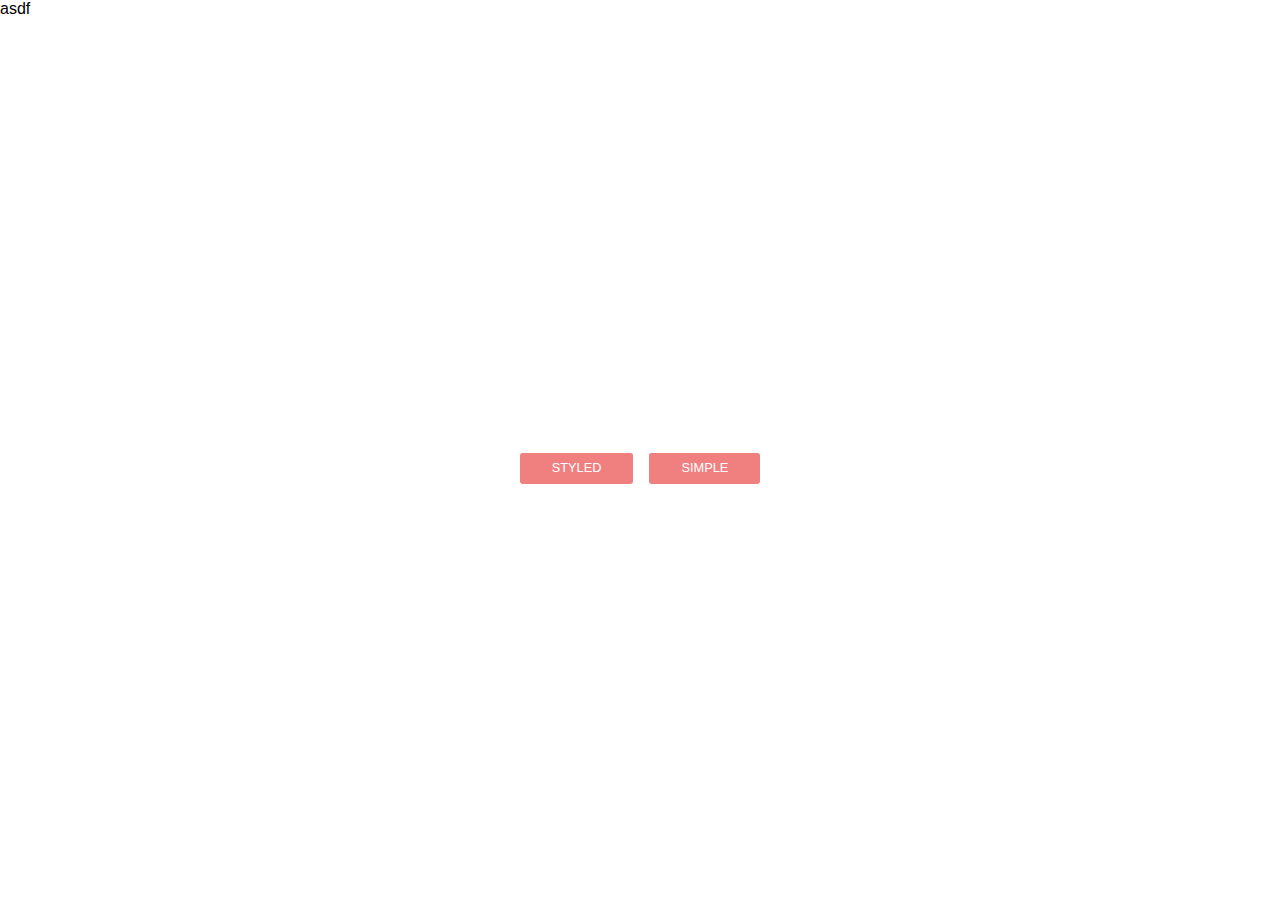
<file: index.html>
<!DOCTYPE html>
<html>
  <head>
    <meta charset="UTF-8" >
    <meta name="viewport" content="width=device-width, initial-scale=1.0" >
    <title>Badminton in Malaysia</title>
    <link rel="stylesheet" type="text/css" href="./normalize.css" >

    <style>
      html,
      body {
        height: 100%;
        padding: 0;
        margin: 0;
        box-sizing: border-box;
      }

      body {
        font-family: Arial, Helvetica, sans-serif;
      }

      section {
        height: 100%;
        width: 100%;
        display: flex;
        align-items: center;
        justify-content: center;
        gap: 1rem;
        margin: 0 auto;
        padding: 1rem;
        text-align: center;
      }

      a {
        text-decoration: none;
        display: inline-block;
        padding: 0.5rem 2rem;
        background-color: lightcoral;
        border-radius: 0.15rem;
        color: #fff;
        transition: box-shadow 0.3s ease;
        font-size: 0.8em;
        text-transform: uppercase;

        &:hover {
          box-shadow: 0 0 0 1px lightcoral;
        }
      }
    </style>
  </head>

  <body>
    <banner>asdf</banner>
    <section>
      <a href="./styled/index.html">Styled</a>
      <a href="./simple/index.html">Simple</a>
    </section>
  </body>
</html>
</file>
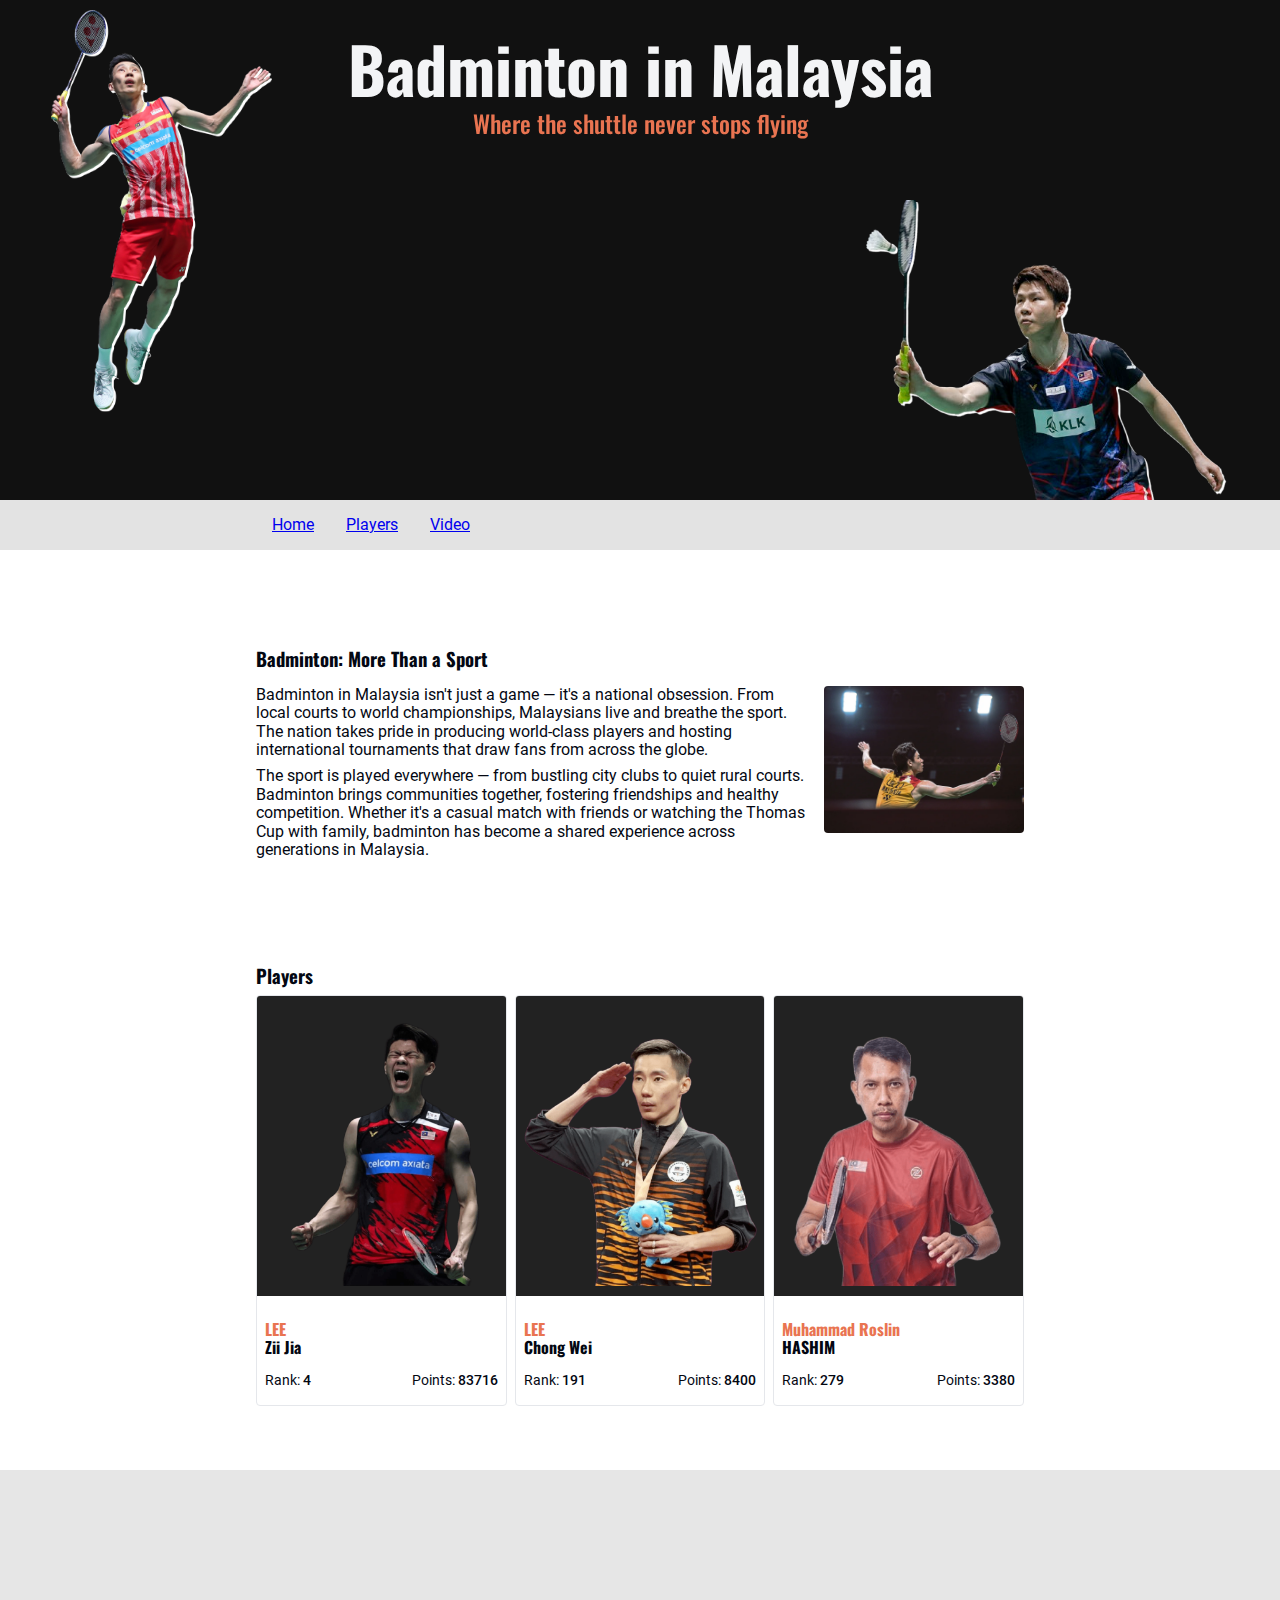
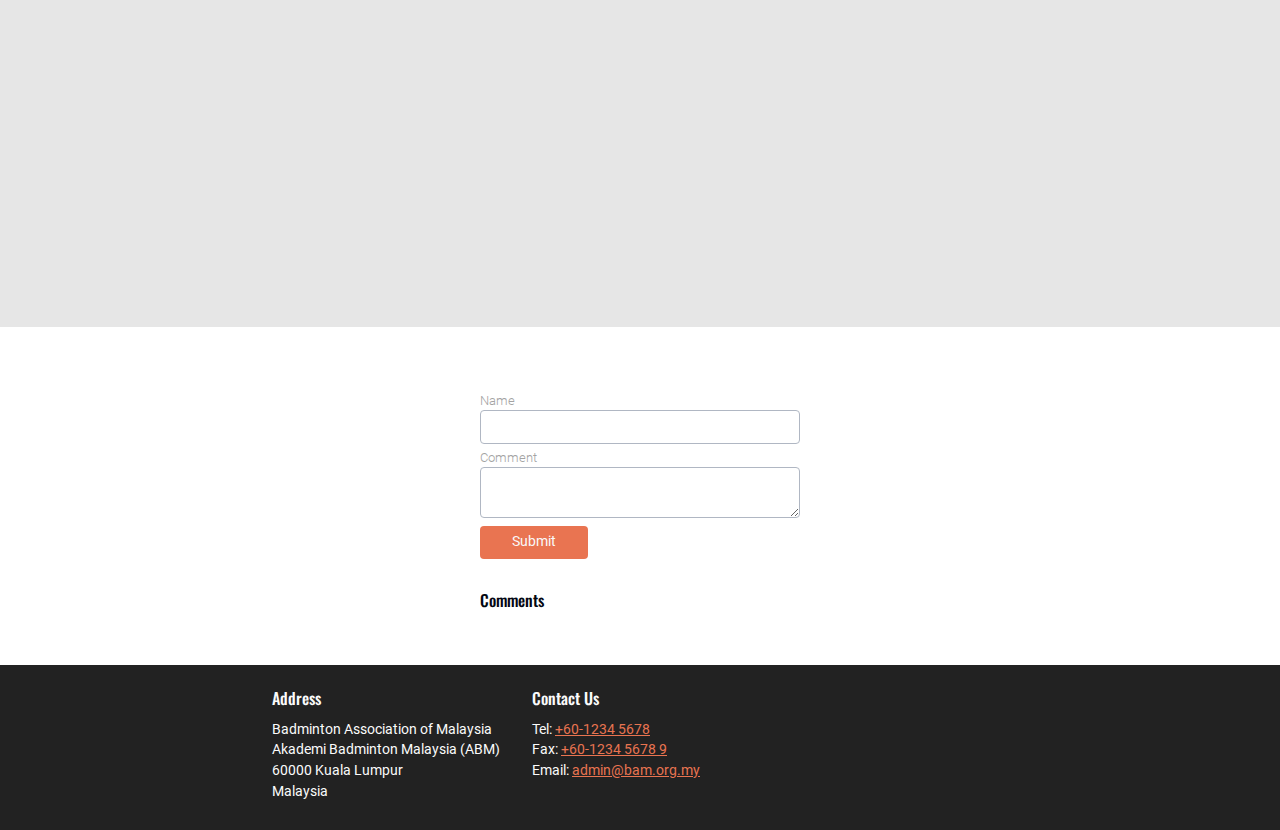
<file: simple/index.html>
<!DOCTYPE html>
<html>
  <head>
    <meta charset="UTF-8" />
    <meta name="viewport" content="width=device-width, initial-scale=1.0" />
    <title>Badminton in Malaysia</title>

    <link rel="stylesheet" type="text/css" href="./styles/main.css" />
    <script src="./scripts/main.js" type="text/javascript"></script>
  </head>

  <body>
    <div id="hero" class="hero">
      <img class="hero-image hero-image-1" src="./assets/images/player-2.png" />
      <img class="hero-image hero-image-3" src="./assets/images/player-1.png" />
      <div class="hero-headline-container">
        <h1 class="hero-headline">Badminton in Malaysia</h1>
        <h2 class="hero-sub-headline">Where the shuttle never stops flying</h2>
      </div>
    </div>

    <header>
      <nav>
        <a href="#home-anchor">Home</a>
        <a href="#players-anchor">Players</a>
        <a href="#video-anchor">Video</a>
      </nav>
    </header>

    <section id="home" class="home container">
      <div id="home-anchor" class="anchor"></div>
      <h3 class="home-headline underline">Badminton: More Than a Sport</h3>

      <div class="home-content">
        <div class="home-text">
          <p>
            Badminton in Malaysia isn't just a game — it's a national obsession. From local courts to world championships, Malaysians live and breathe the
            sport. The nation takes pride in producing world-class players and hosting international tournaments that draw fans from across the globe.
          </p>
          <p>
            The sport is played everywhere — from bustling city clubs to quiet rural courts. Badminton brings communities together, fostering friendships and
            healthy competition. Whether it's a casual match with friends or watching the Thomas Cup with family, badminton has become a shared experience
            across generations in Malaysia.
          </p>
        </div>
        <img src="./assets/images/player-3.webp" alt="playing Badminton" class="home-image" />
      </div>
    </section>

    <section id="players" class="container">
      <div id="players-anchor" class="anchor"></div>
      <h3 class="underline">Players</h3>

      <div class="players">
        <div class="player">
          <img src="./assets/images/players/LEE-Zii-Jia-transparent.png" class="player-image" alt="LEE Zii Jia" />
          <div class="player-info">
            <h4 class="player-info-name">
              <span class="first">LEE</span>
              <span class="second">Zii Jia</span>
            </h4>
            <div class="player-info-stats">
              <p class="player-info-rank">Rank: <span>4</span></p>
              <p class="player-info-points">Points: <span>83716</span></p>
            </div>
          </div>
        </div>

        <div class="player">
          <img src="./assets/images/players/Lee-Chong-Wei-transparent.png" class="player-image" alt="LEE Chong Wei" />
          <div class="player-info">
            <h4 class="player-info-name">
              <span class="first">LEE</span>
              <span class="second">Chong Wei</span>
            </h4>
            <div class="player-info-stats">
              <p class="player-info-rank">Rank: <span>191</span></p>
              <p class="player-info-points">Points: <span>8400</span></p>
            </div>
          </div>
        </div>

        <div class="player">
          <img src="./assets/images/players/muhammad-roslin-hashim-transparent.png" class="player-image" alt="LEE Chong Wei" />
          <div class="player-info">
            <h4 class="player-info-name">
              <span class="first">Muhammad Roslin</span>
              <span class="second">HASHIM</span>
            </h4>
            <div class="player-info-stats">
              <p class="player-info-rank">Rank: <span>279</span></p>
              <p class="player-info-points">Points: <span>3380</span></p>
            </div>
          </div>
        </div>
      </div>
    </section>

    <section id="video" class="video">
      <div id="video-anchor" class="anchor"></div>
      <div class="video-container">
        <div class="video-wrapper">
          <!-- <iframe
            class="video-player"
            src="https://www.youtube-nocookie.com/embed/1vddVU53OBY?si=pivePypbOaDRI3oH"
            title="YouTube video player"
            frameborder="0"
            allow="accelerometer; autoplay; clipboard-write; encrypted-media; gyroscope; picture-in-picture; web-share"
            referrerpolicy="strict-origin-when-cross-origin"
            allowfullscreen
          ></iframe> -->
        </div>
      </div>
    </section>

    <section id="comment-section" class="container comment-section">
      <form action="javascript:;" onsubmit="comment(this) ">
        <label for="">
          <span>Name</span>
          <input type="text" id="input-name" />
        </label>
        <label>
          <span>Comment</span>
          <textarea id="input-comment"></textarea>
        </label>
        <button>Submit</button>
      </form>
      <h4 class="subheadline">Comments</h4>
      <div id="comments" class="comment-section-comments"></div>
    </section>

    <footer>
      <div class="footer-wrapper">
        <div class="footer-section">
          <p>Address</p>
          <ul>
            <li>Badminton Association of Malaysia</li>
            <li>Akademi Badminton Malaysia (ABM)</li>
            <li>60000 Kuala Lumpur</li>
            <li>Malaysia</li>
          </ul>
        </div>
        <div class="footer-section">
          <p>Contact Us</p>
          <ul>
            <li>Tel: <a href="">+60-1234 5678</a></li>
            <li>Fax: <a href="">+60-1234 5678 9</a></li>
            <li>Email: <a href="">admin@bam.org.my</a></li>
          </ul>
        </div>
      </div>
    </footer>
  </body>
</html>
</file>
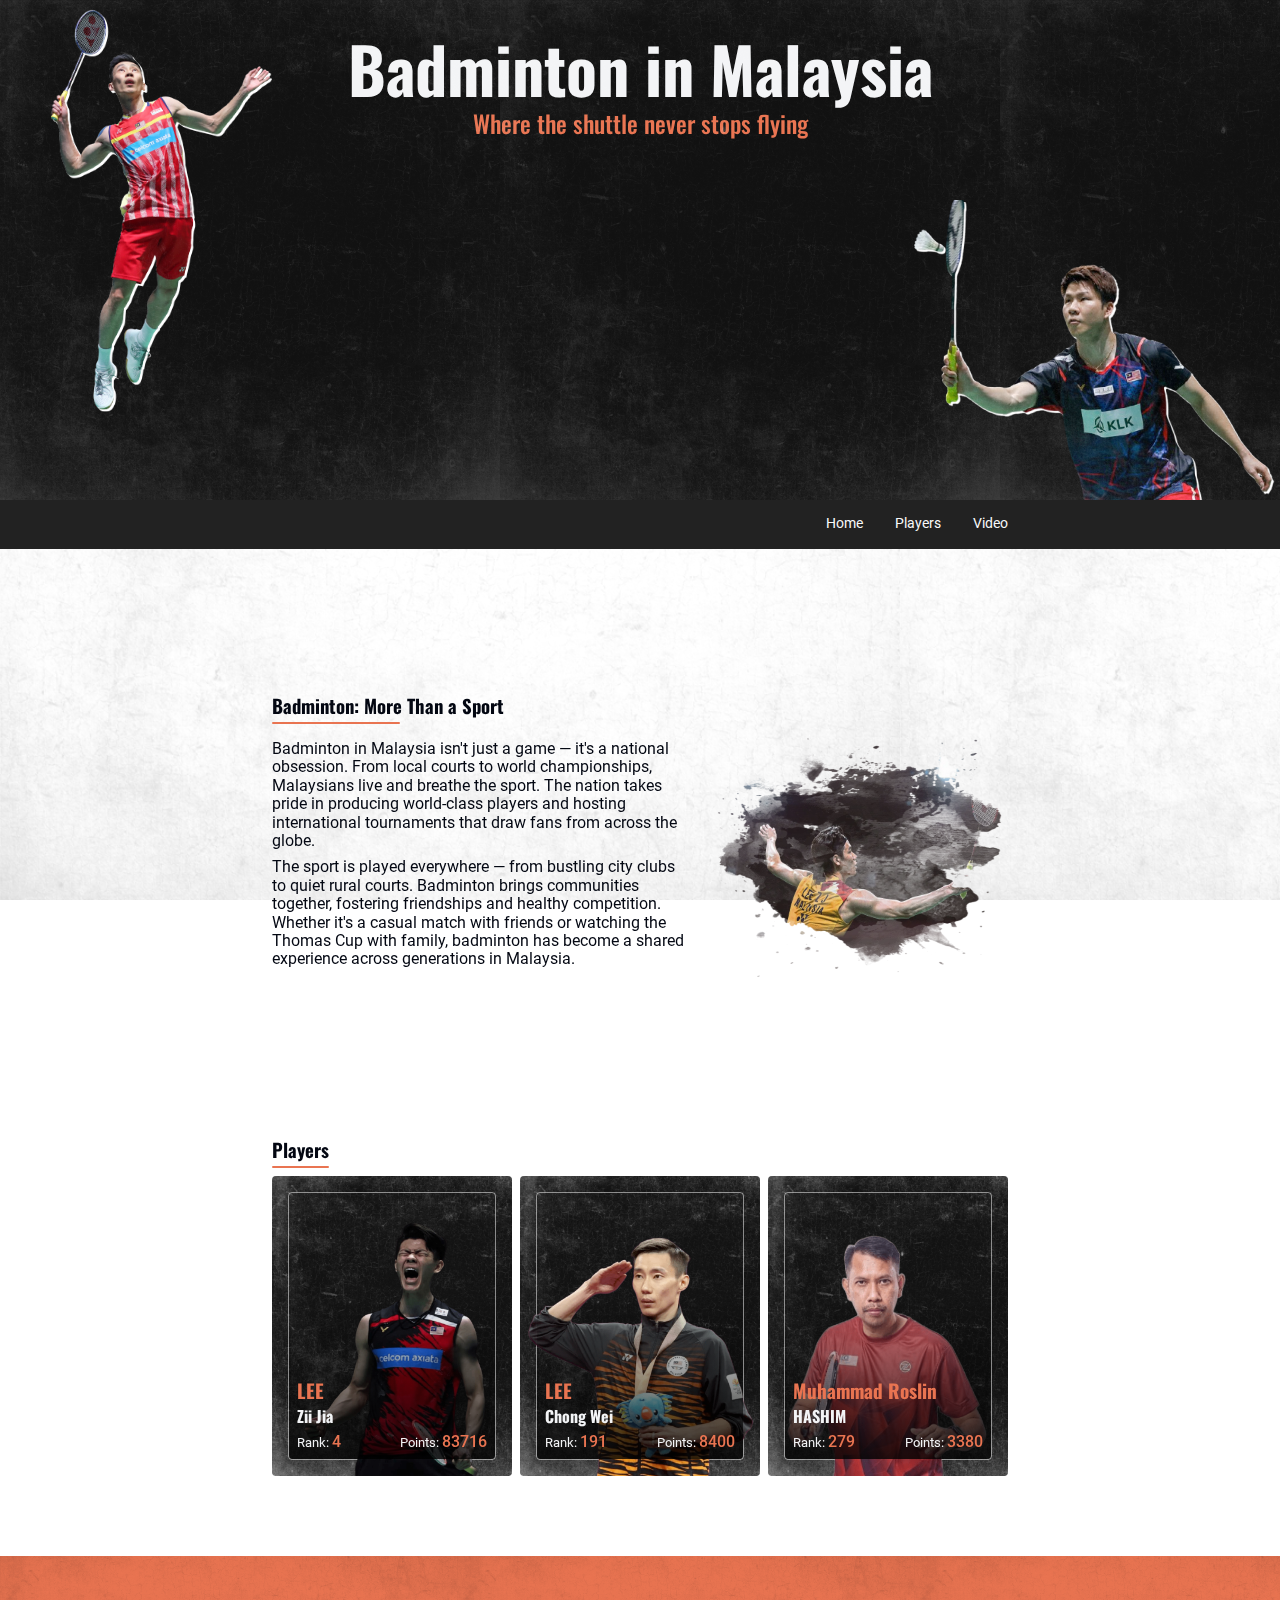
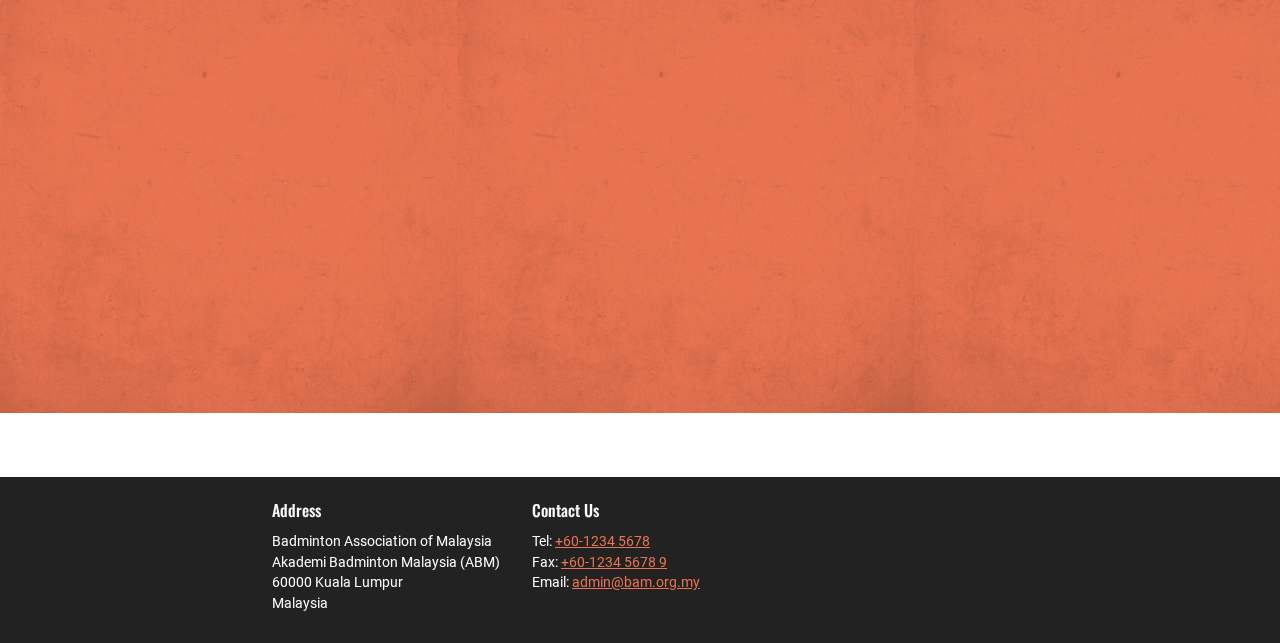
<file: styled/index.html>
<!DOCTYPE html>
<html>
  <head>
    <meta charset="UTF-8" />
    <meta name="viewport" content="width=device-width, initial-scale=1.0" />
    <title>Badminton in Malaysia</title>

    <link rel="stylesheet" crossorigin="" href="./styles/main.css" />
    <script src="./scripts/main.js" type="text/javascript"></script>
  </head>

  <body>
    <section id="hero" class="hero grunge">
      <img class="hero-image hero-image-1" src="./assets/images/player-2.png" />
      <img class="hero-image hero-image-3" src="./assets/images/player-1.png" />
      <div class="hero-headline-container">
        <h1 class="hero-headline">Badminton in Malaysia</h1>
        <h2 class="hero-sub-headline">Where the shuttle never stops flying</h2>
      </div>
    </section>

    <header>
      <div class="header-wrapper">
        <nav>
          <a href="#home-anchor">Home</a>
          <a href="#players-anchor">Players</a>
          <a href="#video-anchor">Video</a>
        </nav>
      </div>
    </header>

    <section id="home" class="container">
      <div id="home-anchor" class="anchor"></div>
      <h3 class="home-headline underline">Badminton: More Than a Sport</h3>
      <div class="home-content">
        <div class="home-text">
          <p>
            Badminton in Malaysia isn't just a game — it's a national obsession. From local courts to world championships, Malaysians live and breathe the
            sport. The nation takes pride in producing world-class players and hosting international tournaments that draw fans from across the globe.
          </p>
          <p>
            The sport is played everywhere — from bustling city clubs to quiet rural courts. Badminton brings communities together, fostering friendships and
            healthy competition. Whether it's a casual match with friends or watching the Thomas Cup with family, badminton has become a shared experience
            across generations in Malaysia.
          </p>
        </div>
        <img src="./assets/images/player-3.webp" alt="playing Badminton" class="home-image" />
      </div>
    </section>

    <section id="players" class="container">
      <div id="players-anchor" class="anchor"></div>
      <h3 class="underline">Players</h3>

      <div class="players">
        <div class="player">
          <div class="player-background"></div>
          <img src="./assets/images/players/LEE-Zii-Jia-transparent.png" class="player-image" alt="LEE Zii Jia" />
          <div class="player-info">
            <h4 class="player-info-name">
              <span class="first">LEE</span>
              <span class="second">Zii Jia</span>
            </h4>
            <div class="player-info-stats">
              <p class="player-info-rank">Rank: <span>4</span></p>
              <p class="player-info-points">Points: <span>83716</span></p>
            </div>
          </div>
        </div>

        <div class="player">
          <div class="player-background"></div>
          <img src="./assets/images/players/Lee-Chong-Wei-transparent.png" class="player-image" alt="LEE Chong Wei" />
          <div class="player-info">
            <h4 class="player-info-name">
              <span class="first">LEE</span>
              <span class="second">Chong Wei</span>
            </h4>
            <div class="player-info-stats">
              <p class="player-info-rank">Rank: <span>191</span></p>
              <p class="player-info-points">Points: <span>8400</span></p>
            </div>
          </div>
        </div>

        <div class="player">
          <div class="player-background"></div>
          <img src="./assets/images/players/muhammad-roslin-hashim-transparent.png" class="player-image" alt="LEE Chong Wei" />
          <div class="player-info">
            <h4 class="player-info-name">
              <span class="first">Muhammad Roslin</span>
              <span class="second">HASHIM</span>
            </h4>
            <div class="player-info-stats">
              <p class="player-info-rank">Rank: <span>279</span></p>
              <p class="player-info-points">Points: <span>3380</span></p>
            </div>
          </div>
        </div>
      </div>
    </section>

    <section id="video" class="">
      <div id="video-anchor" class="anchor"></div>
      <div class="video-container">
        <div class="video-wrapper">
          <iframe
            class="video-player"
            src="https://www.youtube-nocookie.com/embed/1vddVU53OBY?si=pivePypbOaDRI3oH"
            title="YouTube video player"
            frameborder="0"
            allow="accelerometer; autoplay; clipboard-write; encrypted-media; gyroscope; picture-in-picture; web-share"
            referrerpolicy="strict-origin-when-cross-origin"
            allowfullscreen
          ></iframe>
        </div>
      </div>
    </section>

    <footer>
      <div class="footer-wrapper">
        <div class="footer-section">
          <p>Address</p>
          <ul>
            <li>Badminton Association of Malaysia</li>
            <li>Akademi Badminton Malaysia (ABM)</li>
            <li>60000 Kuala Lumpur</li>
            <li>Malaysia</li>
          </ul>
        </div>
        <div class="footer-section">
          <p>Contact Us</p>
          <ul>
            <li>Tel: <a href="">+60-1234 5678</a></li>
            <li>Fax: <a href="">+60-1234 5678 9</a></li>
            <li>Email: <a href="">admin@bam.org.my</a></li>
          </ul>
        </div>
      </div>
    </footer>
  </body>
</html>
</file>
<file: simple/styles/main.css>
@import url(../../normalize.css);

@import url(fonts.css);
@import url(variables.css);

@import url(hero.css);
@import url(header.css);
@import url(home.css);
@import url(players.css);
@import url(video.css);
@import url(comment-section.css);
@import url(footer.css);

html,
body {
  min-height: 100%;
  scroll-behavior: smooth;
}

body {
  color: var(--color-text);
  font-family: var(--font-primary);
  font-size: 14px;

  @media screen and (min-width: 640px) {
    font-size: 16px;
  }
}

img {
  max-width: 100%;
  display: block;
}

section.container {
  max-width: var(--container-width);
  margin: 2rem auto;
}

h3,
h4,
h5,
h6 {
  font-family: var(--font-secondary);
  margin: 1rem 0 0.5rem;
}

p {
  max-width: 65ch;
  margin: 0.5rem 0;
  padding: 0;
}

.anchor {
  height: 50px;
}
</file>
<file: styled/styles/main.css>
@import url(../../normalize.css);

@import url(variables.css);
@import url(fonts.css);

@import url(hero.css);
@import url(header.css);
@import url(home.css);
@import url(players.css);
@import url(video.css);
@import url(footer.css);

html,
body {
  min-height: 100%;
  scroll-behavior: smooth;
}

body {
  color: var(--color-text);
  font-family: var(--font-primary);
  font-size: 14px;

  @media screen and (min-width: 640px) {
    font-size: 16px;
  }

  &:before {
    content: "";
    mask-image: url(../assets/images/masks/grunge-bg.png);
    mask-size: contain;
    position: fixed;
    left: 0;
    top: 0;
    width: 100%;
    height: 100%;

    background-color: var(--color-background);
    background-color: #000;
    opacity: 0.15;
    pointer-events: none;
    z-index: -1;
  }
}

.container {
  max-width: var(--container-width);
  width: 100%;
  margin: 4rem auto;
  padding: var(--spacing-4);

  &:first-child {
    margin-top: 0;
  }
}

.anchor {
  height: 50px;
}

img {
  display: block;
  max-width: 100%;
}

h3,
h4,
h5,
h6 {
  font-family: var(--font-secondary);
  margin: var(--spacing-4) 0 var(--spacing-2);

  &.underline {
    position: relative;
    display: inline-flex;
    padding-bottom: var(--spacing-2);

    &:after {
      content: "";
      position: absolute;
      bottom: 0;
      width: 8rem;
      max-width: 100%;
      height: 2px;
      border-radius: 5rem;
      background-color: var(--color-primary);
    }
  }
}

p {
  max-width: 65ch;
  margin: var(--spacing-2) 0;

  .highlight {
    color: var(--color-primary);
    font-weight: 500;
  }
}

a {
  color: var(--color-primary);
}

.grunge {
  position: relative;
  background-color: #111;
  overflow: hidden;

  &:after {
    content: "";
    background-color: #fff;
    position: absolute;
    width: 100%;
    height: 100%;
    top: 0;
    left: 0;
    mask-image: url(../assets/images/masks/grunge-bg.png);
    mask-size: contain;
    opacity: 0.2;
    z-index: 3;
    pointer-events: none;
  }
}
</file>
